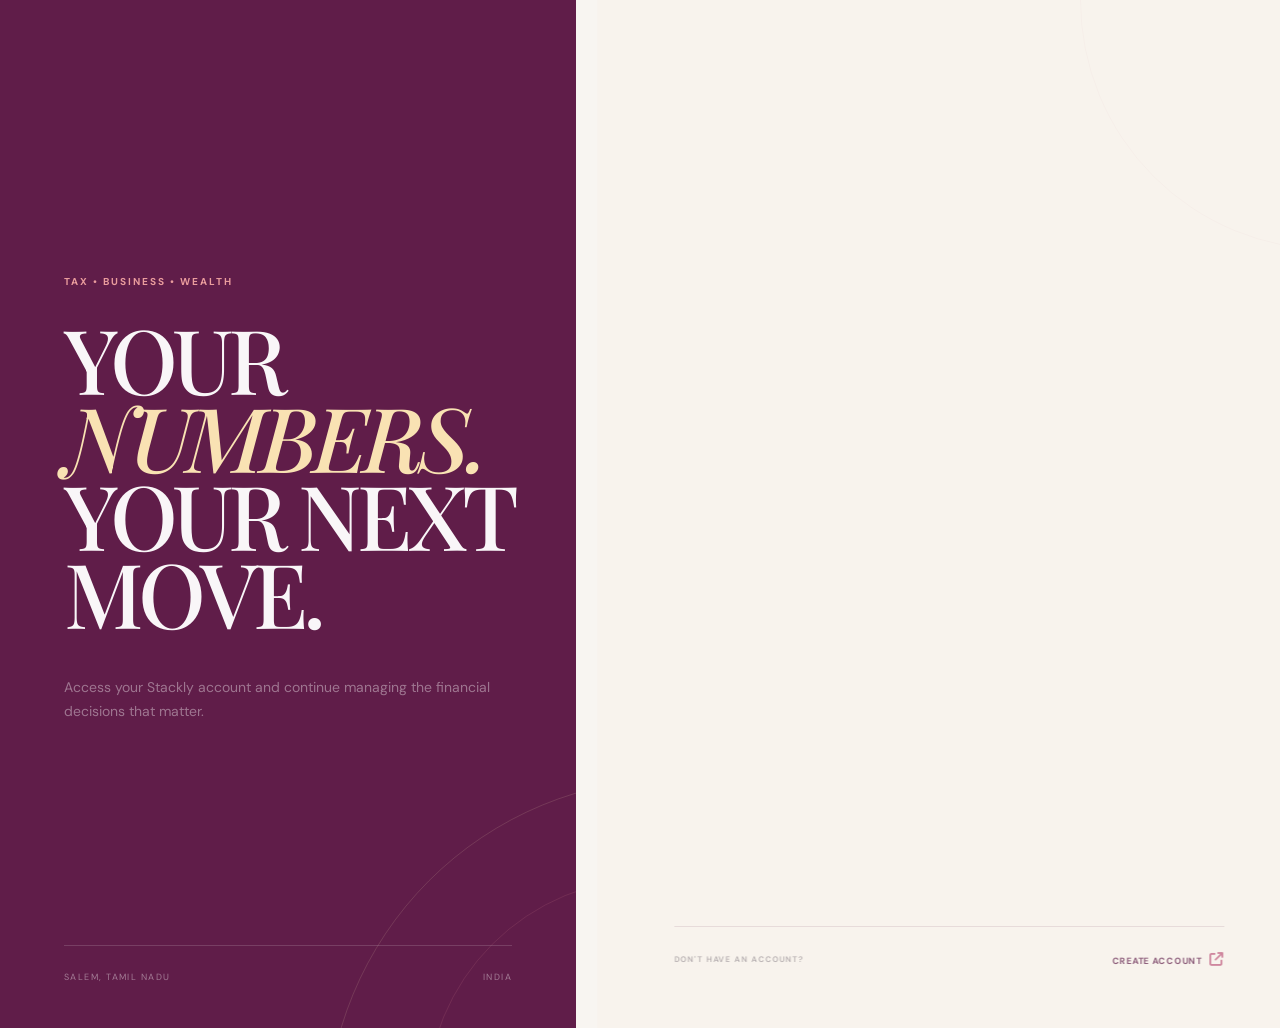
<file: html/login.html>
<!DOCTYPE html>
<html lang="en">
<head>
  <meta charset="UTF-8" />
  <meta
    name="viewport"
    content="width=device-width, initial-scale=1.0"
  />

  <title>Login — Stackly</title>

  <meta
    name="description"
    content="Login to your Stackly account."
  />

  <link rel="preconnect" href="https://fonts.googleapis.com" />
  <link
    rel="preconnect"
    href="https://fonts.gstatic.com"
    crossorigin
  />

  <link
    href="https://fonts.googleapis.com/css2?family=DM+Sans:wght@400;500;600;700&family=Playfair+Display:ital,wght@0,500;0,600;1,500;1,600&display=swap"
    rel="stylesheet"
  />

  <link rel="stylesheet" href="https://cdnjs.cloudflare.com/ajax/libs/font-awesome/6.5.1/css/all.min.css" />
  <link rel="stylesheet" href="../css/login.css" />
  <link rel="stylesheet" href="../global.css" />
</head>

<body>

  <!-- =====================================================
       PAGE
  ====================================================== -->

  <main class="auth-page">

    <!-- Decorative background -->
    <div class="background-shape background-shape-one"></div>
    <div class="background-shape background-shape-two"></div>

    <!-- ===================================================
         LEFT BRAND PANEL
    ==================================================== -->

    <section class="auth-brand">




      <div class="brand-content">

        <span class="brand-eyebrow">
          TAX • BUSINESS • WEALTH
        </span>

        <h1>
          YOUR
          <em>NUMBERS.</em>
          YOUR
          NEXT MOVE.
        </h1>

        <p>
          Access your Stackly account and continue
          managing the financial decisions that matter.
        </p>

      </div>


      <div class="brand-footer">

        <span>
          SALEM, TAMIL NADU
        </span>

        <span>
          INDIA
        </span>

      </div>

    </section>


    <!-- ===================================================
         RIGHT LOGIN PANEL
    ==================================================== -->

    <section class="auth-panel">

      <div class="auth-container">

        <div class="auth-top">

          <a href="../index.html" class="back-home-chip">
            <svg width="14" height="14" viewBox="0 0 24 24" fill="none" stroke="currentColor" stroke-width="2" stroke-linecap="round" stroke-linejoin="round">
              <path d="M19 12H5M12 19l-7-7 7-7"/>
            </svg>
            <span>Back to Home</span>
          </a>

          <a href="../index.html" class="auth-logo" aria-label="Tax Consultancy Home">
            <img src="../logo.webp" alt="Tax Consultancy Logo" class="auth-logo-img">
          </a>

          <span class="auth-question">
            New here?
            <a href="signup.html">
              Create account
            </a>
          </span>

        </div>


        <!-- Heading -->

        <div class="auth-heading">

          <span class="auth-eyebrow">
            WELCOME BACK
          </span>

          <h2>
            HELLO
            <em>AGAIN.</em>
          </h2>

          <p>
            Enter your details to continue.
          </p>

        </div>


        <!-- =================================================
             LOGIN FORM
        ================================================== -->

        <form
          id="loginForm"
          class="auth-form"
          novalidate
        >

          <!-- EMAIL -->

          <div class="form-field">

            <label for="loginEmail">
              EMAIL ADDRESS
            </label>

            <div class="input-wrapper">

              <input
                type="email"
                id="loginEmail"
                name="email"
                placeholder="Saraah@gmail.com"
                autocomplete="username"
                autocapitalize="none"
                spellcheck="false"
                required
              />

            </div>

            <span
              class="field-error"
              id="emailError"
            ></span>

          </div>


          <!-- PASSWORD -->

          <div class="form-field">

            <div class="label-row">

              <label for="loginPassword">
                PASSWORD
              </label>

              <a
                href="../404.html"
                class="forgot-link"
              >
                Forgot password?
              </a>

            </div>


            <div class="input-wrapper password-wrapper">

              <input
                type="password"
                id="loginPassword"
                name="password"
                placeholder="Enter your password"
                autocomplete="current-password"
                required
              />

              <button
                type="button"
                class="password-toggle"
                id="passwordToggle"
                aria-label="Show password"
              >
                <svg
                  class="eye-icon eye-open"
                  viewBox="0 0 24 24"
                  aria-hidden="true"
                >
                  <path
                    d="M2 12s3.5-6 10-6 10 6 10 6-3.5 6-10 6S2 12 2 12Z"
                  />
                  <circle
                    cx="12"
                    cy="12"
                    r="3"
                  />
                </svg>

                <svg
                  class="eye-icon eye-closed"
                  viewBox="0 0 24 24"
                  aria-hidden="true"
                >
                  <path
                    d="M3 3l18 18"
                  />
                  <path
                    d="M10.6 6.2A9.9 9.9 0 0 1 12 6c6.5 0 10 6 10 6a18 18 0 0 1-3.2 3.7"
                  />
                  <path
                    d="M6.2 6.2C3.5 8 2 12 2 12s3.5 6 10 6c1.4 0 2.6-.3 3.7-.8"
                  />
                  <path
                    d="M9.9 9.9a3 3 0 0 0 4.2 4.2"
                  />
                </svg>
              </button>

            </div>

            <span
              class="field-error"
              id="passwordError"
            ></span>

          </div>





          <!-- ROLE -->

          <div class="form-field">

            <label>
              LOGIN AS
            </label>


            <div
              class="custom-select"
              id="roleSelect"
            >

              <button
                type="button"
                class="custom-select-trigger"
                id="roleTrigger"
                aria-haspopup="listbox"
                aria-expanded="false"
              >

                <span
                  id="selectedRole"
                  class="selected-placeholder"
                >
                  Select your role
                </span>

                <span class="select-arrow">
                  <i class='fa-solid fa-arrow-down'></i>
                </span>

              </button>


              <div
                class="custom-select-menu"
                id="roleMenu"
                role="listbox"
              >

                <div
                  class="role-option"
                  data-value="user"
                  role="option"
                  tabindex="0"
                >
                  <span class="role-number">
                    01
                  </span>

                  <span class="role-name">
                    User
                  </span>

                  <span class="role-description">
                    Personal account
                  </span>
                </div>


                <div
                  class="role-option"
                  data-value="admin"
                  role="option"
                  tabindex="0"
                >
                  <span class="role-number">
                    02
                  </span>

                  <span class="role-name">
                    Admin
                  </span>

                  <span class="role-description">
                    Administration
                  </span>
                </div>

              </div>

            </div>

            <input
              type="hidden"
              id="selectedRoleValue"
              name="role"
            />

            <span
              class="field-error"
              id="roleError"
            ></span>

          </div>

                    <!-- REMEMBER ME -->

          <div class="remember-field">

            <label class="remember-label" for="rememberMe">

              <input
                type="checkbox"
                id="rememberMe"
                name="remember"
                class="remember-checkbox"
              />

              <span class="custom-checkbox" aria-hidden="true">
                <svg viewBox="0 0 24 24" class="check-icon">
                  <polyline points="20 6 9 17 4 12"></polyline>
                </svg>
              </span>

              <span class="remember-text">Remember me</span>

            </label>

          </div>


          <!-- LOGIN BUTTON -->

          <button
            type="submit"
            class="login-button"
            id="loginButton"
          >

            <span>
              Login
            </span>

            <strong>
              <i class='fa-solid fa-arrow-up-right-from-square'></i>
            </strong>

          </button>


          <!-- FORM MESSAGE -->

          <div
            class="form-message"
            id="formMessage"
            aria-live="polite"
          ></div>

        </form>


        <!-- =================================================
             SOCIAL LOGIN
        ================================================== -->

        <div class="social-section">

          <div class="social-divider">
            <span></span>
            <p>OR CONTINUE WITH</p>
            <span></span>
          </div>


          <div class="social-buttons">

            <a
              href="../404.html"
              class="social-button"
            >

              <span class="social-icon google-icon">
                G
              </span>

              <span>
                Google
              </span>

              <strong>
                <i class='fa-solid fa-arrow-up-right-from-square'></i>
              </strong>

            </a>


            <a
              href="../404.html"
              class="social-button"
            >

              <span class="social-icon linkedin-icon">
                in
              </span>

              <span>
                LinkedIn
              </span>

              <strong>
                <i class='fa-solid fa-arrow-up-right-from-square'></i>
              </strong>

            </a>

          </div>

        </div>


        <!-- SIGNUP -->

        <div class="signup-prompt">

          <span>
            DON'T HAVE AN ACCOUNT?
          </span>

          <a href="signup.html">
            CREATE ACCOUNT
            <strong><i class='fa-solid fa-arrow-up-right-from-square'></i></strong>
          </a>

        </div>

      </div>

    </section>

  </main>


  <!-- =====================================================
       GSAP
  ====================================================== -->

  <script src="https://cdnjs.cloudflare.com/ajax/libs/gsap/3.12.5/gsap.min.js"></script>


  <script>

    /* =====================================================
       ELEMENTS
    ====================================================== */

    const loginForm =
      document.getElementById("loginForm");

    const emailInput =
      document.getElementById("loginEmail");

    const passwordInput =
      document.getElementById("loginPassword");

    const passwordToggle =
      document.getElementById("passwordToggle");

    const roleSelect =
      document.getElementById("roleSelect");

    const roleTrigger =
      document.getElementById("roleTrigger");

    const roleMenu =
      document.getElementById("roleMenu");

    const selectedRole =
      document.getElementById("selectedRole");

    const selectedRoleValue =
      document.getElementById("selectedRoleValue");

    const formMessage =
      document.getElementById("formMessage");

    const loginButton =
      document.getElementById("loginButton");


    /* =====================================================
       PASSWORD TOGGLE
    ====================================================== */

    passwordToggle.addEventListener("click", () => {

      const isPassword =
        passwordInput.type === "password";

      passwordInput.type =
        isPassword ? "text" : "password";

      passwordToggle.classList.toggle(
        "is-visible",
        isPassword
      );

      passwordToggle.setAttribute(
        "aria-label",
        isPassword
          ? "Hide password"
          : "Show password"
      );

    });


    /* =====================================================
       CUSTOM ROLE DROPDOWN
    ====================================================== */

    function toggleRoleMenu() {

      const isOpen =
        roleSelect.classList.contains("open");

      if (isOpen) {

        closeRoleMenu();

      } else {

        openRoleMenu();

      }

    }


    function openRoleMenu() {

      roleSelect.classList.add("open");
      const parentField = roleSelect.closest(".form-field");
      if (parentField) parentField.classList.add("is-open");

      roleTrigger.setAttribute(
        "aria-expanded",
        "true"
      );

    }


    function closeRoleMenu() {

      roleSelect.classList.remove("open");
      const parentField = roleSelect.closest(".form-field");
      if (parentField) parentField.classList.remove("is-open");

      roleTrigger.setAttribute(
        "aria-expanded",
        "false"
      );

    }


    roleTrigger.addEventListener(
      "click",
      toggleRoleMenu
    );


    document.querySelectorAll(
      ".role-option"
    ).forEach(option => {

      option.addEventListener(
        "click",
        () => {

          const value =
            option.dataset.value;

          const name =
            option.querySelector(
              ".role-name"
            ).textContent.trim();

          selectedRole.textContent =
            name;

          selectedRole.classList.remove(
            "selected-placeholder"
          );

          selectedRole.classList.add(
            "selected-value"
          );

          selectedRoleValue.value =
            value;

          document.querySelectorAll(
            ".role-option"
          ).forEach(item => {
            item.classList.remove(
              "selected"
            );
          });

          option.classList.add(
            "selected"
          );

          closeRoleMenu();

          clearError(
            document.getElementById(
              "roleError"
            )
          );

        }
      );


      option.addEventListener(
        "keydown",
        event => {

          if (
            event.key === "Enter" ||
            event.key === " "
          ) {

            event.preventDefault();

            option.click();

          }

        }
      );

    });


    /* Close dropdown outside */

    document.addEventListener(
      "click",
      event => {

        if (
          !roleSelect.contains(event.target)
        ) {

          closeRoleMenu();

        }

      }
    );


    /* =====================================================
       VALIDATION
    ====================================================== */

    function showError(
      element,
      message
    ) {

      element.textContent =
        message;

      element.classList.add("show");

    }


    function clearError(element) {

      element.textContent = "";

      element.classList.remove("show");

    }


    function validateEmail(email) {

      return /^[^\s@]+@[^\s@]+\.[^\s@]+$/
        .test(email);

    }


    function validateForm() {

      let valid = true;

      const emailError =
        document.getElementById(
          "emailError"
        );

      const passwordError =
        document.getElementById(
          "passwordError"
        );

      const roleError =
        document.getElementById(
          "roleError"
        );


      clearError(emailError);
      clearError(passwordError);
      clearError(roleError);


      /* Email */

      if (!emailInput.value.trim()) {

        showError(
          emailError,
          "Please enter your email address."
        );

        valid = false;

      } else if (
        !validateEmail(
          emailInput.value.trim()
        )
      ) {

        showError(
          emailError,
          "Please enter a valid email address."
        );

        valid = false;

      }


      /* Password */

      if (!passwordInput.value) {

        showError(
          passwordError,
          "Please enter your password."
        );

        valid = false;

      } else if (
        passwordInput.value.length < 6
      ) {

        showError(
          passwordError,
          "Password must contain at least 6 characters."
        );

        valid = false;

      }


      /* Role */

      if (!selectedRoleValue.value) {

        showError(
          roleError,
          "Please select a role."
        );

        valid = false;

      }


      return valid;

    }


    /* =====================================================
       LOGIN
    ====================================================== */

    loginForm.addEventListener(
      "submit",
      event => {

        event.preventDefault();


        if (!validateForm()) {

          gsap.fromTo(
            ".auth-form",
            {
              x: -5
            },
            {
              x: 5,
              duration: 0.06,
              repeat: 5,
              yoyo: true,
              clearProps: "x"
            }
          );

          return;

        }


        const email =
          emailInput.value.trim();

        const role =
          selectedRoleValue.value;


        /*
          Extract username.

          Saraah@gmail.com
                    <i class='fa-solid fa-arrow-down'></i>
          Saraah
        */

        const username =
          email
            .split("@")[0]
            .trim();


        /*
          Store information so the dashboard
          can display:

          Hello Saraah

          and use the email for mail-to.
        */

        localStorage.setItem(
          "stacklyUserEmail",
          email
        );

        localStorage.setItem(
          "stacklyUsername",
          username
        );

        localStorage.setItem(
          "stacklyUserRole",
          role
        );


        /* Button animation */

        loginButton.classList.add(
          "loading"
        );

        loginButton.querySelector(
          "span"
        ).textContent = "Signing in...";


          setTimeout(() => {
            const target = (role === "admin") ? "admin.html" : "user.html";
            resetFormState();
            window.location.href = target;
          }, 700);

        }
      );


    /* =====================================================
       RESET FORM ON BACK / LOAD
    ====================================================== */

    function resetFormState() {
      if (loginForm) {
        loginForm.reset();
      }

      if (emailInput) emailInput.value = "";
      if (passwordInput) passwordInput.value = "";

      const rememberMe = document.getElementById("rememberMe");
      if (rememberMe) rememberMe.checked = false;

      if (selectedRoleValue) selectedRoleValue.value = "";
      if (selectedRole) {
        selectedRole.textContent = "Select your role";
        selectedRole.classList.remove("selected-value");
        selectedRole.classList.add("selected-placeholder");
      }

      if (roleSelect) {
        roleSelect.classList.remove("open");
        const parentField = roleSelect.closest(".form-field");
        if (parentField) parentField.classList.remove("is-open");
      }

      document.querySelectorAll(".role-option").forEach(item => {
        item.classList.remove("selected");
      });

      document.querySelectorAll(".field-error").forEach(el => {
        el.textContent = "";
        el.classList.remove("show");
      });

      if (formMessage) {
        formMessage.textContent = "";
        formMessage.className = "form-message";
      }

      if (loginButton) {
        loginButton.classList.remove("loading");
        loginButton.disabled = false;
        const span = loginButton.querySelector("span");
        if (span) span.textContent = "Login";
        const strong = loginButton.querySelector("strong");
        if (strong) strong.innerHTML = "<i class='fa-solid fa-arrow-up-right-from-square'></i>";
      }
    }

    window.addEventListener("pageshow", () => {
      resetFormState();
    });


    /* =====================================================
       INPUT ERROR CLEAR
    ====================================================== */

    emailInput.addEventListener(
      "input",
      () => {

        clearError(
          document.getElementById(
            "emailError"
          )
        );

      }
    );


    passwordInput.addEventListener(
      "input",
      () => {

        clearError(
          document.getElementById(
            "passwordError"
          )
        );

      }
    );


    /* =====================================================
       GSAP PAGE ENTRANCE
    ====================================================== */

    const pageTimeline =
      gsap.timeline({
        defaults: {
          ease: "power3.out"
        }
      });


    pageTimeline
      .from(".auth-brand", {
        x: -80,
        opacity: 0,
        duration: 1.1
      })
      .from(
        ".brand-logo",
        {
          y: -20,
          opacity: 0,
          duration: 0.7
        },
        "-=0.6"
      )
      .from(
        ".brand-eyebrow",
        {
          y: 20,
          opacity: 0,
          duration: 0.6
        },
        "-=0.4"
      )
      .from(
        ".brand-content h1",
        {
          y: 70,
          opacity: 0,
          duration: 1
        },
        "-=0.4"
      )
      .from(
        ".brand-content p",
        {
          y: 25,
          opacity: 0,
          duration: 0.7
        },
        "-=0.6"
      )
      .from(
        ".auth-panel",
        {
          x: 70,
          opacity: 0,
          duration: 1
        },
        "-=0.8"
      )
      .from(
        ".auth-top",
        {
          y: 20,
          opacity: 0,
          duration: 0.5
        },
        "-=0.6"
      )
      .from(
        ".auth-heading > *",
        {
          y: 30,
          opacity: 0,
          duration: 0.6,
          stagger: 0.1
        },
        "-=0.3"
      )
      .from(
        ".form-field, .remember-field",
        {
          y: 25,
          opacity: 0,
          duration: 0.5,
          stagger: 0.08
        },
        "-=0.3"
      )
      .from(
        ".login-button",
        {
          y: 20,
          opacity: 0,
          duration: 0.6
        },
        "-=0.2"
      )
      .from(
        ".social-section",
        {
          y: 20,
          opacity: 0,
          duration: 0.6
        },
        "-=0.3"
      );


    /* =====================================================
       REDUCED MOTION
    ====================================================== */

    if (
      window.matchMedia(
        "(prefers-reduced-motion: reduce)"
      ).matches
    ) {

      gsap.globalTimeline.clear();

    }

  </script>

</body>
</html>
</file>
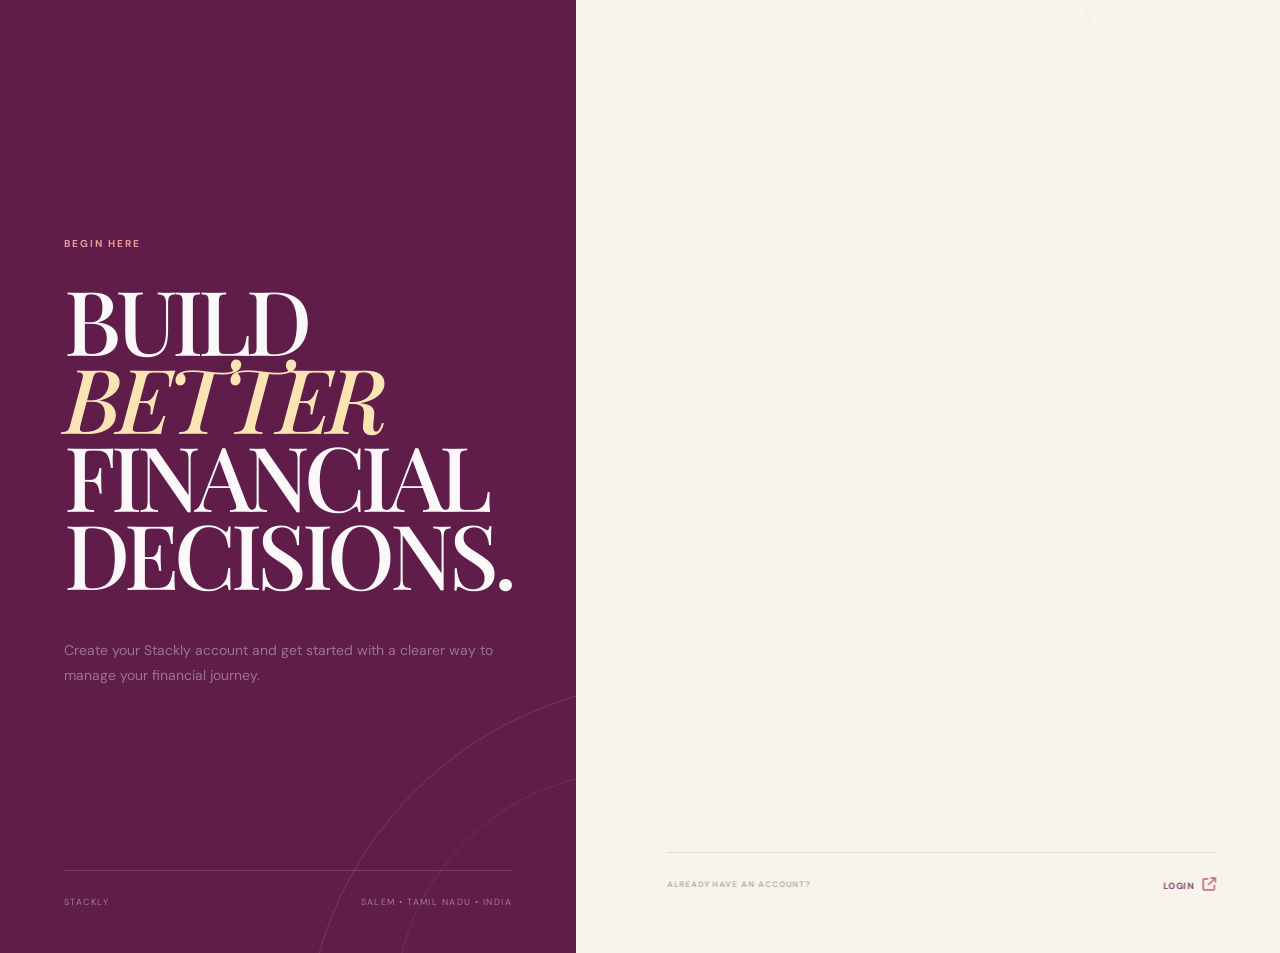
<file: html/signup.html>
<!DOCTYPE html>
<html lang="en">
<head>

  <meta charset="UTF-8" />

  <meta
    name="viewport"
    content="width=device-width, initial-scale=1.0"
  />

  <title>Create Account — Stackly</title>

  <meta
    name="description"
    content="Create your Stackly account."
  />

  <link rel="preconnect" href="https://fonts.googleapis.com" />

  <link
    rel="preconnect"
    href="https://fonts.gstatic.com"
    crossorigin
  />

  <link
    href="https://fonts.googleapis.com/css2?family=DM+Sans:wght@400;500;600;700&family=Playfair+Display:ital,wght@0,500;0,600;1,500;1,600&display=swap"
    rel="stylesheet"
  />

  <link rel="stylesheet" href="https://cdnjs.cloudflare.com/ajax/libs/font-awesome/6.5.1/css/all.min.css" />
  <link rel="stylesheet" href="../css/signup.css" />

</head>

<body>


  <!-- =====================================================
       PAGE
  ====================================================== -->

  <main class="signup-page">

    <div class="signup-decoration decoration-one"></div>
    <div class="signup-decoration decoration-two"></div>


    <!-- ===================================================
         LEFT
    ==================================================== -->

    <section class="signup-brand">

      <div class="brand-content">

        <span class="brand-eyebrow">
          BEGIN HERE
        </span>

        <h1>
          BUILD
          <em>BETTER</em>
          FINANCIAL
          DECISIONS.
        </h1>

        <p>
          Create your Stackly account and get
          started with a clearer way to manage
          your financial journey.
        </p>

      </div>


      <div class="brand-footer">

        <span>
          STACKLY
        </span>

        <span>
          SALEM • TAMIL NADU • INDIA
        </span>

      </div>

    </section>


    <!-- ===================================================
         FORM
    ==================================================== -->

    <section class="signup-panel">

      <div class="signup-container">


        <div class="signup-top">

          <a href="../index.html" class="back-home-chip">
            <svg width="14" height="14" viewBox="0 0 24 24" fill="none" stroke="currentColor" stroke-width="2" stroke-linecap="round" stroke-linejoin="round">
              <path d="M19 12H5M12 19l-7-7 7-7"/>
            </svg>
            <span>Back to Home</span>
          </a>

          <a href="../index.html" class="auth-logo" aria-label="Tax Consultancy Home">
            <img src="../logo.webp" alt="Tax Consultancy Logo" class="auth-logo-img">
          </a>

          <p>
            Already registered?
            <a href="login.html">
              Login
            </a>
          </p>

        </div>


        <!-- HEADING -->

        <div class="signup-heading">

          <span>
            CREATE YOUR ACCOUNT
          </span>

          <h2>
            LET'S
            <em>BEGIN.</em>
          </h2>

          <p>
            A few details and you're ready to go.
          </p>

        </div>


        <!-- =================================================
             SIGNUP FORM
        ================================================== -->

        <form
          id="signupForm"
          class="signup-form"
          novalidate
        >


          <!-- EMAIL -->

          <div class="form-field">

            <label for="signupEmail">
              EMAIL ADDRESS
            </label>

            <input
              type="email"
              id="signupEmail"
              name="email"
              placeholder="Saraah@gmail.com"
              autocomplete="email"
              autocapitalize="none"
              spellcheck="false"
              required
            />

            <span
              class="field-error"
              id="signupEmailError"
            ></span>

          </div>


          <!-- PASSWORD -->

          <div class="form-field">

            <label for="signupPassword">
              PASSWORD
            </label>

            <div class="password-wrapper">

              <input
                type="password"
                id="signupPassword"
                name="password"
                placeholder="Create a password"
                autocomplete="new-password"
                required
              />

              <button
                type="button"
                class="password-toggle"
                id="signupPasswordToggle"
                aria-label="Show password"
              >

                <svg
                  class="eye-icon eye-open"
                  viewBox="0 0 24 24"
                  aria-hidden="true"
                >

                  <path
                    d="M2 12s3.5-6 10-6 10 6 10 6-3.5 6-10 6S2 12 2 12Z"
                  />

                  <circle
                    cx="12"
                    cy="12"
                    r="3"
                  />

                </svg>


                <svg
                  class="eye-icon eye-closed"
                  viewBox="0 0 24 24"
                  aria-hidden="true"
                >

                  <path d="M3 3l18 18" />

                  <path
                    d="M10.6 6.2A9.9 9.9 0 0 1 12 6c6.5 0 10 6 10 6a18 18 0 0 1-3.2 3.7"
                  />

                  <path
                    d="M6.2 6.2C3.5 8 2 12 2 12s3.5 6 10 6c1.4 0 2.6-.3 3.7-.8"
                  />

                  <path
                    d="M9.9 9.9a3 3 0 0 0 4.2 4.2"
                  />

                </svg>

              </button>

            </div>

            <span
              class="field-error"
              id="signupPasswordError"
            ></span>

          </div>


          <!-- CONFIRM PASSWORD -->

          <div class="form-field">

            <label for="confirmPassword">
              CONFIRM PASSWORD
            </label>

            <div class="password-wrapper">

              <input
                type="password"
                id="confirmPassword"
                name="confirmPassword"
                placeholder="Enter your password again"
                autocomplete="new-password"
                required
              />

              <button
                type="button"
                class="password-toggle"
                id="confirmPasswordToggle"
                aria-label="Show password"
              >

                <svg
                  class="eye-icon eye-open"
                  viewBox="0 0 24 24"
                  aria-hidden="true"
                >

                  <path
                    d="M2 12s3.5-6 10-6 10 6 10 6-3.5 6-10 6S2 12 2 12Z"
                  />

                  <circle
                    cx="12"
                    cy="12"
                    r="3"
                  />

                </svg>


                <svg
                  class="eye-icon eye-closed"
                  viewBox="0 0 24 24"
                  aria-hidden="true"
                >

                  <path d="M3 3l18 18" />

                  <path
                    d="M10.6 6.2A9.9 9.9 0 0 1 12 6c6.5 0 10 6 10 6a18 18 0 0 1-3.2 3.7"
                  />

                  <path
                    d="M6.2 6.2C3.5 8 2 12 2 12s3.5 6 10 6c1.4 0 2.6-.3 3.7-.8"
                  />

                  <path
                    d="M9.9 9.9a3 3 0 0 0 4.2 4.2"
                  />

                </svg>

              </button>

            </div>

            <span
              class="field-error"
              id="confirmPasswordError"
            ></span>

          </div>


          <!-- ROLE -->

          <div class="form-field">

            <label>
              ACCOUNT ROLE
            </label>


            <div
              class="custom-select"
              id="signupRoleSelect"
            >

              <button
                type="button"
                class="custom-select-trigger"
                id="signupRoleTrigger"
                aria-haspopup="listbox"
                aria-expanded="false"
              >

                <span
                  id="signupSelectedRole"
                  class="selected-placeholder"
                >
                  Select your role
                </span>

                <span class="select-arrow">
                  <i class='fa-solid fa-arrow-down'></i>
                </span>

              </button>


              <div
                class="custom-select-menu"
                id="signupRoleMenu"
                role="listbox"
              >

                <div
                  class="role-option"
                  data-value="user"
                  role="option"
                  tabindex="0"
                >

                  <span class="role-number">
                    01
                  </span>

                  <span class="role-name">
                    User
                  </span>

                  <span class="role-description">
                    Personal account
                  </span>

                </div>


                <div
                  class="role-option"
                  data-value="admin"
                  role="option"
                  tabindex="0"
                >

                  <span class="role-number">
                    02
                  </span>

                  <span class="role-name">
                    Admin
                  </span>

                  <span class="role-description">
                    Administration
                  </span>

                </div>

              </div>

            </div>


            <input
              type="hidden"
              id="signupRoleValue"
              name="role"
            />

            <span
              class="field-error"
              id="signupRoleError"
            ></span>

          </div>


          <!-- BUTTON -->

          <button
            type="submit"
            class="signup-button"
            id="signupButton"
          >

            <span>
              Create Account
            </span>

            <strong>
              <i class='fa-solid fa-arrow-up-right-from-square'></i>
            </strong>

          </button>


          <div
            class="signup-message"
            id="signupMessage"
          ></div>

        </form>


        <!-- LOGIN -->

        <div class="login-prompt">

          <span>
            ALREADY HAVE AN ACCOUNT?
          </span>

          <a href="login.html">
            LOGIN
            <strong><i class='fa-solid fa-arrow-up-right-from-square'></i></strong>
          </a>

        </div>

      </div>

    </section>

  </main>


  <!-- =====================================================
       GSAP
  ====================================================== -->

  <script src="https://cdnjs.cloudflare.com/ajax/libs/gsap/3.12.5/gsap.min.js"></script>


  <script>

    /* =====================================================
       PASSWORD TOGGLES
    ====================================================== */

    function setupPasswordToggle(
      inputId,
      buttonId
    ) {

      const input =
        document.getElementById(inputId);

      const button =
        document.getElementById(buttonId);

      button.addEventListener(
        "click",
        () => {

          const isPassword =
            input.type === "password";

          input.type =
            isPassword
              ? "text"
              : "password";

          button.classList.toggle(
            "is-visible",
            isPassword
          );

          button.setAttribute(
            "aria-label",
            isPassword
              ? "Hide password"
              : "Show password"
          );

        }
      );

    }


    setupPasswordToggle(
      "signupPassword",
      "signupPasswordToggle"
    );


    setupPasswordToggle(
      "confirmPassword",
      "confirmPasswordToggle"
    );


    /* =====================================================
       ROLE DROPDOWN
    ====================================================== */

    const roleSelect =
      document.getElementById(
        "signupRoleSelect"
      );

    const roleTrigger =
      document.getElementById(
        "signupRoleTrigger"
      );

    const roleMenu =
      document.getElementById(
        "signupRoleMenu"
      );

    const selectedRole =
      document.getElementById(
        "signupSelectedRole"
      );

    const roleValue =
      document.getElementById(
        "signupRoleValue"
      );


    function closeRoleMenu() {

      roleSelect.classList.remove(
        "open"
      );
      const parentField = roleSelect.closest(".form-field");
      if (parentField) parentField.classList.remove("is-open");

      roleTrigger.setAttribute(
        "aria-expanded",
        "false"
      );

    }


    roleTrigger.addEventListener(
      "click",
      () => {

        const open =
          roleSelect.classList.contains(
            "open"
          );

        if (open) {

          closeRoleMenu();

        } else {

          roleSelect.classList.add(
            "open"
          );
          const parentField = roleSelect.closest(".form-field");
          if (parentField) parentField.classList.add("is-open");

          roleTrigger.setAttribute(
            "aria-expanded",
            "true"
          );

        }

      }
    );


    document.querySelectorAll(
      "#signupRoleMenu .role-option"
    ).forEach(option => {

      option.addEventListener(
        "click",
        () => {

          const value =
            option.dataset.value;

          const name =
            option.querySelector(
              ".role-name"
            ).textContent.trim();

          selectedRole.textContent =
            name;

          selectedRole.classList.remove(
            "selected-placeholder"
          );

          selectedRole.classList.add(
            "selected-value"
          );

          roleValue.value =
            value;

          document.querySelectorAll(
            "#signupRoleMenu .role-option"
          ).forEach(item => {

            item.classList.remove(
              "selected"
            );

          });

          option.classList.add(
            "selected"
          );

          closeRoleMenu();

          clearError(
            document.getElementById(
              "signupRoleError"
            )
          );

        }
      );

    });


    document.addEventListener(
      "click",
      event => {

        if (
          !roleSelect.contains(
            event.target
          )
        ) {

          closeRoleMenu();

        }

      }
    );


    /* =====================================================
       VALIDATION
    ====================================================== */

    function showError(
      element,
      message
    ) {

      element.textContent =
        message;

      element.classList.add(
        "show"
      );

    }


    function clearError(element) {

      element.textContent = "";

      element.classList.remove(
        "show"
      );

    }


    function validEmail(email) {

      return /^[^\s@]+@[^\s@]+\.[^\s@]+$/
        .test(email);

    }


    const signupForm =
      document.getElementById(
        "signupForm"
      );


    signupForm.addEventListener(
      "submit",
      event => {

        event.preventDefault();


        const email =
          document.getElementById(
            "signupEmail"
          );

        const password =
          document.getElementById(
            "signupPassword"
          );

        const confirmPassword =
          document.getElementById(
            "confirmPassword"
          );


        const emailError =
          document.getElementById(
            "signupEmailError"
          );

        const passwordError =
          document.getElementById(
            "signupPasswordError"
          );

        const confirmError =
          document.getElementById(
            "confirmPasswordError"
          );

        const roleError =
          document.getElementById(
            "signupRoleError"
          );


        clearError(emailError);
        clearError(passwordError);
        clearError(confirmError);
        clearError(roleError);


        let valid = true;


        /* EMAIL */

        if (!email.value.trim()) {

          showError(
            emailError,
            "Please enter your email address."
          );

          valid = false;

        } else if (
          !validEmail(
            email.value.trim()
          )
        ) {

          showError(
            emailError,
            "Please enter a valid email address."
          );

          valid = false;

        }


        /* PASSWORD */

        if (!password.value) {

          showError(
            passwordError,
            "Please create a password."
          );

          valid = false;

        } else if (
          password.value.length < 6
        ) {

          showError(
            passwordError,
            "Password must contain at least 6 characters."
          );

          valid = false;

        }


        /* CONFIRM */

        if (!confirmPassword.value) {

          showError(
            confirmError,
            "Please confirm your password."
          );

          valid = false;

        } else if (
          confirmPassword.value !==
          password.value
        ) {

          showError(
            confirmError,
            "Passwords do not match."
          );

          valid = false;

        }


        /* ROLE */

        if (!roleValue.value) {

          showError(
            roleError,
            "Please select a role."
          );

          valid = false;

        }


        if (!valid) {

          gsap.fromTo(
            ".signup-form",
            {
              x: -5
            },
            {
              x: 5,
              duration: 0.06,
              repeat: 5,
              yoyo: true,
              clearProps: "x"
            }
          );

          return;

        }


        /* =================================================
           SUCCESS

           As requested, signup does NOT store anything.
        ================================================== */

        const button =
          document.getElementById(
            "signupButton"
          );

        button.classList.add(
          "success"
        );

        button.querySelector(
          "span"
        ).textContent =
          "Account Created";

        button.querySelector(
          "strong"
        ).textContent =
          "✓";


        const message =
          document.getElementById(
            "signupMessage"
          );

        message.textContent =
          "Your account has been created. Redirecting to login...";

        message.classList.add(
          "show"
        );


        setTimeout(() => {
          resetSignupFormState();
          window.location.href = "login.html";
        }, 900);

      }
    );


    /* =====================================================
       RESET FORM ON BACK / LOAD
    ====================================================== */

    function resetSignupFormState() {
      const signupForm = document.getElementById("signupForm");
      if (signupForm) signupForm.reset();

      const inputIds = ["signupEmail", "signupPassword", "confirmPassword", "signupRoleValue"];
      inputIds.forEach(id => {
        const el = document.getElementById(id);
        if (el) el.value = "";
      });

      const selectedRole = document.getElementById("signupSelectedRole");
      if (selectedRole) {
        selectedRole.textContent = "Select your role";
        selectedRole.classList.remove("selected-value");
        selectedRole.classList.add("selected-placeholder");
      }

      const roleSelect = document.getElementById("signupRoleSelect");
      if (roleSelect) {
        roleSelect.classList.remove("open");
        const parentField = roleSelect.closest(".form-field");
        if (parentField) parentField.classList.remove("is-open");
      }

      document.querySelectorAll(".role-option").forEach(item => {
        item.classList.remove("selected");
      });

      document.querySelectorAll(".field-error").forEach(el => {
        el.textContent = "";
        el.classList.remove("show");
      });

      const msg = document.getElementById("signupMessage");
      if (msg) {
        msg.textContent = "";
        msg.classList.remove("show");
      }

      const button = document.getElementById("signupButton");
      if (button) {
        button.classList.remove("success", "loading");
        button.disabled = false;
        const span = button.querySelector("span");
        if (span) span.textContent = "Create Account";
        const strong = button.querySelector("strong");
        if (strong) strong.innerHTML = "<i class='fa-solid fa-arrow-up-right-from-square'></i>";
      }
    }

    window.addEventListener("pageshow", () => {
      resetSignupFormState();
    });


    /* =====================================================
       CLEAR VALIDATION WHILE TYPING
    ====================================================== */

    document.getElementById(
      "signupEmail"
    ).addEventListener(
      "input",
      () => {

        clearError(
          document.getElementById(
            "signupEmailError"
          )
        );

      }
    );


    document.getElementById(
      "signupPassword"
    ).addEventListener(
      "input",
      () => {

        clearError(
          document.getElementById(
            "signupPasswordError"
          )
        );

      }
    );


    document.getElementById(
      "confirmPassword"
    ).addEventListener(
      "input",
      () => {

        clearError(
          document.getElementById(
            "confirmPasswordError"
          )
        );

      }
    );


    /* =====================================================
       GSAP ENTRANCE
    ====================================================== */

    const timeline =
      gsap.timeline({
        defaults: {
          ease: "power3.out"
        }
      });


    timeline
      .from(
        ".signup-brand",
        {
          x: -80,
          opacity: 0,
          duration: 1.1
        }
      )
      .from(
        ".brand-logo",
        {
          y: -20,
          opacity: 0,
          duration: 0.6
        },
        "-=0.6"
      )
      .from(
        ".brand-eyebrow",
        {
          y: 20,
          opacity: 0,
          duration: 0.5
        },
        "-=0.4"
      )
      .from(
        ".brand-content h1",
        {
          y: 60,
          opacity: 0,
          duration: 0.9
        },
        "-=0.3"
      )
      .from(
        ".brand-content p",
        {
          y: 25,
          opacity: 0,
          duration: 0.6
        },
        "-=0.5"
      )
      .from(
        ".signup-panel",
        {
          x: 70,
          opacity: 0,
          duration: 1
        },
        "-=0.8"
      )
      .from(
        ".signup-top",
        {
          y: 20,
          opacity: 0,
          duration: 0.5
        },
        "-=0.6"
      )
      .from(
        ".signup-heading > *",
        {
          y: 25,
          opacity: 0,
          duration: 0.5,
          stagger: 0.1
        },
        "-=0.3"
      )
      .from(
        ".form-field",
        {
          y: 20,
          opacity: 0,
          duration: 0.45,
          stagger: 0.07
        },
        "-=0.2"
      )
      .from(
        ".signup-button",
        {
          y: 20,
          opacity: 0,
          duration: 0.5
        },
        "-=0.1"
      );


    /* =====================================================
       REDUCED MOTION
    ====================================================== */

    if (
      window.matchMedia(
        "(prefers-reduced-motion: reduce)"
      ).matches
    ) {

      gsap.globalTimeline.clear();

    }

  </script>

</body>
</html>
</file>
<file: css/login.css>
/* =========================================================
   RESET
========================================================= */

* {
  margin: 0;
  padding: 0;
  box-sizing: border-box;
}

html {
  scroll-behavior: smooth;
}

body {
  min-height: 100vh;

  font-family: "DM Sans", sans-serif;

  background: #f8f3eb;

  color: #241b22;

  overflow-x: hidden;
}

a {
  color: inherit;
  text-decoration: none;
}

button,
input {
  font: inherit;
}


/* =========================================================
   VARIABLES
========================================================= */

:root {
  --wine: #601d49;
  --pink: #bd5579;
  --soft-pink: #ea9d9d;
  --cream: #ffebb8;

  --paper: #f8f3eb;
  --white: #fffaf4;

  --ink: #241b22;
  --muted: #766d72;

  --border: rgba(96, 29, 73, 0.16);

  --serif: "Playfair Display", serif;
  --sans: "DM Sans", sans-serif;
}


/* =========================================================
   PAGE
========================================================= */

.auth-page {
  min-height: 100vh;

  display: grid;

  grid-template-columns: 0.9fr 1.1fr;

  position: relative;

  overflow: hidden;
}


/* =========================================================
   BACKGROUND DECORATION
========================================================= */

.background-shape {
  position: fixed;

  border-radius: 50%;

  pointer-events: none;

  opacity: 0.5;
}

.background-shape-one {
  width: 500px;
  height: 500px;

  right: -300px;
  top: -250px;

  border: 1px solid rgba(189, 85, 121, 0.18);
}

.background-shape-two {
  width: 350px;
  height: 350px;

  left: -240px;
  bottom: -200px;

  border: 1px solid rgba(96, 29, 73, 0.12);
}


/* =========================================================
   BRAND PANEL
========================================================= */

.auth-brand {
  min-height: 100vh;

  position: relative;

  display: flex;
  flex-direction: column;

  padding: 45px 5vw;

  background: var(--wine);

  color: white;

  overflow: hidden;
}

.auth-brand::before {
  content: "";

  position: absolute;

  width: 700px;
  height: 700px;

  right: -450px;
  bottom: -450px;

  border: 1px solid rgba(255, 235, 184, 0.13);

  border-radius: 50%;
}

.auth-brand::after {
  content: "";

  position: absolute;

  width: 450px;
  height: 450px;

  right: -300px;
  bottom: -300px;

  border: 1px solid rgba(234, 157, 157, 0.12);

  border-radius: 50%;
}


/* =========================================================
   LOGO
========================================================= */

.brand-logo {
  position: relative;
  z-index: 2;

  display: inline-flex;
  align-items: center;

  gap: 11px;

  width: fit-content;

  font-weight: 700;

  letter-spacing: 0.15em;
}

.brand-mark {
  width: 38px;
  height: 38px;

  display: grid;
  place-items: center;

  border-radius: 50%;

  background: var(--cream);
  color: var(--wine);

  font-family: var(--serif);

  font-size: 21px;
}

.brand-name {
  font-size: 14px;
}


/* =========================================================
   BRAND CONTENT
========================================================= */

.brand-content {
  position: relative;
  z-index: 2;

  max-width: 650px;

  margin: auto 0;
}

.brand-eyebrow {
  display: block;

  margin-bottom: 28px;

  color: var(--soft-pink);

  font-size: 10px;
  font-weight: 700;

  letter-spacing: 0.2em;
}

.brand-content h1 {
  font-family: var(--serif);

  font-size: clamp(58px, 7vw, 105px);

  font-weight: 500;

  line-height: 0.87;

  letter-spacing: -0.055em;
}

.brand-content h1 em {
  color: var(--cream);

  font-style: italic;
}

.brand-content p {
  max-width: 430px;

  margin-top: 38px;

  color: rgba(255,255,255,0.62);

  font-size: 14px;

  line-height: 1.75;
}


/* =========================================================
   BRAND FOOTER
========================================================= */

.brand-footer {
  position: relative;
  z-index: 2;

  display: flex;
  justify-content: space-between;

  padding-top: 25px;

  border-top: 1px solid rgba(255,255,255,0.15);

  color: rgba(255,255,255,0.42);

  font-size: 9px;

  letter-spacing: 0.16em;
}


/* =========================================================
   AUTH PANEL
========================================================= */

.auth-panel {
  min-height: 100vh;

  display: flex;
  align-items: center;

  padding: 60px 6vw;

  background: var(--paper);
}

.auth-container {
  width: 100%;
  max-width: 570px;

  margin: 0 auto;
}


/* =========================================================
   AUTH TOP
========================================================= */

.auth-top {
  display: flex;
  align-items: center;
  justify-content: space-between;
  gap: 20px;
  width: 100%;
  margin-bottom: 55px;
}

.back-home-chip {
  display: inline-flex;
  align-items: center;
  gap: 8px;
  padding: 8px 18px;
  border-radius: 100px;
  border: 1px solid rgba(96, 29, 73, 0.22);
  background: rgba(255, 255, 255, 0.7);
  color: var(--wine);
  font-size: 11px;
  font-weight: 700;
  letter-spacing: 0.06em;
  text-transform: uppercase;
  white-space: nowrap;
  flex-shrink: 0;
  transition: all 0.3s cubic-bezier(0.25, 0.8, 0.25, 1);
  backdrop-filter: blur(8px);
  -webkit-backdrop-filter: blur(8px);
  text-decoration: none !important;
  border-bottom: none !important;
}

.back-home-chip:hover {
  background: var(--wine);
  color: #ffffff;
  border-color: var(--wine);
  transform: translateY(-2px);
  box-shadow: 0 4px 14px rgba(96, 29, 73, 0.18);
}

.back-home-chip svg {
  stroke: currentColor;
  transition: transform 0.3s ease;
  flex-shrink: 0;
}

.back-home-chip:hover svg {
  transform: translateX(-3px);
}

.auth-logo {
  display: inline-flex;
  align-items: center;
  justify-content: center;
  border-bottom: none !important;
  text-decoration: none !important;
  transition: transform 0.3s ease, opacity 0.3s ease;
  flex-shrink: 0;
}

.auth-logo:hover {
  transform: scale(1.06);
  opacity: 0.95;
}

.auth-logo-img {
  height: 48px;
  width: auto;
  object-fit: contain;
  filter: brightness(0) saturate(100%) invert(18%) sepia(85%) saturate(2256%) hue-rotate(300deg) brightness(75%) contrast(95%) !important;
}

.auth-brand img[src*="logo"] {
  filter: brightness(0) invert(1) !important;
}

.auth-question {
  color: var(--muted);
  font-size: 10px;
  letter-spacing: 0.04em;
  white-space: nowrap;
  flex-shrink: 0;
}

.auth-question a {
  color: var(--wine);

  font-weight: 700;

  margin-left: 5px;

  border-bottom: 1px solid var(--pink);

  padding-bottom: 3px;
}


/* =========================================================
   HEADING
========================================================= */

.auth-heading {
  margin-bottom: 45px;
}

.auth-eyebrow {
  color: var(--pink);

  font-size: 10px;
  font-weight: 700;

  letter-spacing: 0.18em;
}

.auth-heading h2 {
  margin-top: 18px;

  color: var(--wine);

  font-family: var(--serif);

  font-size: clamp(55px, 6vw, 82px);

  font-weight: 500;

  line-height: 0.88;

  letter-spacing: -0.055em;
}

.auth-heading h2 em {
  color: var(--pink);

  font-style: italic;
}

.auth-heading p {
  margin-top: 22px;

  color: var(--muted);

  font-size: 14px;
}


/* =========================================================
   FORM
========================================================= */

.auth-form {
  display: flex;
  flex-direction: column;

  gap: 27px;
}

.form-field {
  position: relative;
  z-index: 1;
}

.form-field:has(.custom-select.open),
.form-field.is-open {
  z-index: 100;
}

.form-field label {
  display: block;

  margin-bottom: 9px;

  color: var(--wine);

  font-size: 9px;
  font-weight: 700;

  letter-spacing: 0.15em;
}

.label-row {
  display: flex;

  align-items: center;
  justify-content: space-between;

  margin-bottom: 9px;
}

.label-row label {
  margin-bottom: 0;
}

.forgot-link {
  color: var(--pink);

  font-size: 9px;

  font-weight: 600;

  letter-spacing: 0.03em;

  transition: color 0.25s ease;
}

.forgot-link:hover {
  color: var(--wine);
}


/* =========================================================
   INPUT
========================================================= */

.input-wrapper {
  position: relative;

  width: 100%;
}

.input-wrapper input {
  width: 100%;

  height: 52px;

  padding: 0 2px;

  border: 0;

  border-bottom: 1px solid rgba(96,29,73,0.25);

  outline: none;

  border-radius: 0;

  background: transparent !important;

  color: var(--ink);

  font-size: 14px;

  caret-color: var(--pink);

  transition:
    border-color 0.3s ease,
    padding-left 0.3s ease;
}

.input-wrapper input::placeholder {
  color: #aaa0a5;
}

.input-wrapper input:focus {
  border-bottom-color: var(--pink);

  padding-left: 7px;
}


/* =========================================================
   REMOVE BROWSER AUTOFILL BLUE
========================================================= */

input:-webkit-autofill,
input:-webkit-autofill:hover,
input:-webkit-autofill:focus,
input:-webkit-autofill:active {
  -webkit-text-fill-color: var(--ink) !important;

  -webkit-box-shadow:
    0 0 0 1000px var(--paper) inset !important;

  box-shadow:
    0 0 0 1000px var(--paper) inset !important;

  background-color: var(--paper) !important;

  transition:
    background-color 9999s ease-in-out 0s;
}


/* =========================================================
   PASSWORD
========================================================= */

.password-wrapper input {
  padding-right: 50px;
}

.password-wrapper input:focus {
  padding-left: 7px;
  padding-right: 50px;
}


/* =========================================================
   REMOVE EDGE / CHROMIUM NATIVE PASSWORD REVEAL
========================================================= */

/* Microsoft Edge */
input[type="password"]::-ms-reveal,
input[type="password"]::-ms-clear {
  display: none;
}


/* Chromium variants */
input[type="password"]::-webkit-credentials-auto-fill-button {
  display: none !important;

  visibility: hidden;
  pointer-events: none;

  position: absolute;
  right: 0;
}


/* =========================================================
   CUSTOM EYE BUTTON
========================================================= */

.password-toggle {
  position: absolute;

  right: 0;
  top: 50%;

  transform: translateY(-50%);

  width: 40px;
  height: 40px;

  display: grid;
  place-items: center;

  border: 0;

  background: transparent;

  color: var(--wine);
}

.eye-icon {
  position: absolute;

  width: 19px;
  height: 19px;

  fill: none;

  stroke: currentColor;

  stroke-width: 1.5;

  stroke-linecap: round;
  stroke-linejoin: round;

  transition:
    opacity 0.25s ease,
    transform 0.25s ease;
}

.eye-open {
  opacity: 1;
}

.eye-closed {
  opacity: 0;

  transform: scale(0.8);
}

.password-toggle.is-visible .eye-open {
  opacity: 0;

  transform: scale(0.8);
}

.password-toggle.is-visible .eye-closed {
  opacity: 1;

  transform: scale(1);
}

.password-toggle:hover {
  color: var(--pink);
}


/* =========================================================
   REMEMBER ME CHECKBOX
========================================================= */

.remember-field {
  display: flex;
  align-items: center;
  margin-top: 2px;
  margin-bottom: 2px;
}

.remember-label {
  display: inline-flex;
  align-items: center;
  gap: 10px;
  cursor: pointer;
  user-select: none;
  color: var(--muted);
  font-size: 11px;
  font-weight: 500;
  letter-spacing: 0.03em;
  transition: color 0.25s ease;
}

.remember-label:hover {
  color: var(--wine);
}

.remember-checkbox {
  position: absolute;
  opacity: 0;
  width: 0;
  height: 0;
  pointer-events: none;
}

.custom-checkbox {
  width: 18px;
  height: 18px;
  border-radius: 4px;
  border: 1.5px solid rgba(96, 29, 73, 0.32);
  background: var(--white);
  display: grid;
  place-items: center;
  transition: all 0.25s cubic-bezier(0.25, 0.8, 0.25, 1);
  box-shadow: 0 1px 3px rgba(0, 0, 0, 0.04);
  flex-shrink: 0;
}

.check-icon {
  width: 12px;
  height: 12px;
  fill: none;
  stroke: white;
  stroke-width: 2.5;
  stroke-linecap: round;
  stroke-linejoin: round;
  opacity: 0;
  transform: scale(0.5);
  transition: all 0.22s cubic-bezier(0.25, 0.8, 0.25, 1);
}

.remember-checkbox:checked + .custom-checkbox {
  background: var(--wine);
  border-color: var(--wine);
  box-shadow: 0 2px 8px rgba(96, 29, 73, 0.25);
}

.remember-checkbox:checked + .custom-checkbox .check-icon {
  opacity: 1;
  transform: scale(1);
}

.remember-checkbox:focus-visible + .custom-checkbox {
  outline: 2px solid var(--pink);
  outline-offset: 2px;
}


/* =========================================================
   CUSTOM ROLE SELECT
========================================================= */

.custom-select {
  position: relative;
  width: 100%;
}

.custom-select.open {
  z-index: 100;
}

.custom-select-trigger {
  width: 100%;

  height: 52px;

  display: flex;
  align-items: center;
  justify-content: space-between;

  padding: 0 2px;

  border: 0;

  border-bottom: 1px solid rgba(96,29,73,0.25);

  background: transparent;

  color: var(--muted);

  text-align: left;

  cursor: pointer;

  transition:
    border-color 0.3s ease,
    color 0.3s ease;
}

.custom-select-trigger:hover {
  border-bottom-color: var(--pink);
}

.selected-placeholder {
  color: #aaa0a5;
}

.selected-value {
  color: var(--ink);
}

.select-arrow {
  color: var(--pink);

  font-size: 17px;

  transition:
    transform 0.3s ease;
}

.custom-select.open .select-arrow {
  transform: rotate(180deg);
}


/* =========================================================
   ROLE MENU
========================================================= */

.custom-select-menu {
  position: absolute;

  z-index: 999;

  left: 0;
  right: 0;
  top: calc(100% + 8px);

  padding: 7px;

  background: var(--white);

  border: 1px solid var(--border);

  box-shadow:
    0 20px 50px rgba(36,27,34,0.12);

  opacity: 0;

  visibility: hidden;

  transform:
    translateY(-8px)
    scale(0.98);

  transform-origin: top;

  transition:
    opacity 0.25s ease,
    visibility 0.25s ease,
    transform 0.25s ease;
}

.custom-select.open .custom-select-menu {
  opacity: 1;

  visibility: visible;

  transform:
    translateY(0)
    scale(1);
}


/* =========================================================
   ROLE OPTION
========================================================= */

.role-option {
  display: grid;

  grid-template-columns: 38px 1fr auto;

  grid-template-rows: auto auto;

  column-gap: 10px;

  padding: 15px;

  cursor: pointer;

  border-bottom: 1px solid rgba(96,29,73,0.08);

  transition:
    background 0.25s ease,
    padding-left 0.25s ease;
}

.role-option:last-child {
  border-bottom: 0;
}

.role-option:hover,
.role-option:focus {
  outline: none;

  background: #f3e9e1;

  padding-left: 20px;
}

.role-option.selected {
  background: #f3e9e1;
}

.role-number {
  grid-row: 1 / 3;

  color: var(--pink);

  font-size: 9px;

  padding-top: 3px;
}

.role-name {
  color: var(--wine);

  font-family: var(--serif);

  font-size: 21px;
}

.role-description {
  color: var(--muted);

  font-size: 9px;

  align-self: end;

  letter-spacing: 0.04em;
}


/* =========================================================
   ERROR
========================================================= */

.field-error {
  display: block;

  height: 0;

  margin-top: 0;

  overflow: hidden;

  color: #a23b55;

  font-size: 9px;

  opacity: 0;

  transition:
    height 0.25s ease,
    margin-top 0.25s ease,
    opacity 0.25s ease;
}

.field-error.show {
  height: auto;

  margin-top: 7px;

  opacity: 1;
}


/* =========================================================
   LOGIN BUTTON
========================================================= */

.login-button {
  width: 100%;

  height: 56px;

  display: flex;
  align-items: center;
  justify-content: space-between;

  padding: 0 21px;

  border: 0;

  background: var(--wine);

  color: white;

  font-size: 10px;
  font-weight: 700;

  letter-spacing: 0.13em;

  text-transform: uppercase;

  transition:
    background 0.3s ease,
    transform 0.3s ease;
}

.login-button strong {
  font-size: 18px;

  font-weight: 400;

  transition:
    transform 0.3s ease;
}

.login-button:hover {
  background: var(--pink);

  transform: translateY(-2px);
}

.login-button:hover strong {
  transform:
    translate(3px, -3px);
}

.login-button.loading {
  pointer-events: none;

  background: var(--pink);
}


/* =========================================================
   FORM MESSAGE
========================================================= */

.form-message {
  min-height: 0;

  color: #315f46;

  font-size: 10px;

  text-align: center;

  opacity: 0;
}

.form-message.show {
  opacity: 1;
}


/* =========================================================
   SOCIAL
========================================================= */

.social-section {
  margin-top: 38px;
}

.social-divider {
  display: flex;

  align-items: center;

  gap: 13px;

  margin-bottom: 18px;
}

.social-divider span {
  flex: 1;

  height: 1px;

  background: var(--border);
}

.social-divider p {
  color: #9a9195;

  font-size: 8px;

  font-weight: 600;

  letter-spacing: 0.12em;

  white-space: nowrap;
}

.social-buttons {
  display: grid;

  grid-template-columns: 1fr 1fr;

  gap: 12px;
}

.social-button {
  height: 48px;

  display: flex;

  align-items: center;

  gap: 12px;

  padding: 0 15px;

  border: 1px solid var(--border);

  color: var(--wine);

  font-size: 10px;

  font-weight: 600;

  transition:
    background 0.3s ease,
    border-color 0.3s ease,
    transform 0.3s ease;
}

.social-button:hover {
  background: var(--white);

  border-color: var(--pink);

  transform: translateY(-2px);
}

.social-button strong {
  margin-left: auto;

  color: var(--pink);

  font-size: 15px;

  font-weight: 400;
}

.social-icon {
  width: 25px;
  height: 25px;

  display: grid;
  place-items: center;

  font-size: 12px;

  font-weight: 700;
}

.google-icon,
.linkedin-icon {
  border-radius: 50%;

  border: 1px solid rgba(96, 29, 73, 0.2);

  color: var(--wine);

  background: transparent;

  font-family: Arial, sans-serif;

  transition: all 0.3s ease;
}

.social-button:hover .google-icon,
.social-button:hover .linkedin-icon {
  border-color: var(--pink);

  color: var(--pink);

  background: rgba(189, 85, 121, 0.08);
}


/* =========================================================
   CREATE ACCOUNT
========================================================= */

.signup-prompt {
  margin-top: 35px;

  padding-top: 23px;

  border-top: 1px solid var(--border);

  display: flex;

  align-items: center;
  justify-content: space-between;

  gap: 20px;
}

.signup-prompt span {
  color: #9a9195;

  font-size: 8px;

  font-weight: 600;

  letter-spacing: 0.12em;
}

.signup-prompt a {
  color: var(--wine);

  font-size: 9px;

  font-weight: 700;

  letter-spacing: 0.08em;
}

.signup-prompt a strong {
  color: var(--pink);

  margin-left: 5px;

  font-size: 14px;

  font-weight: 400;
}


/* =========================================================
   TABLET
========================================================= */

@media (max-width: 1000px) {

  .auth-page {
    grid-template-columns: 1fr;
  }

  .auth-brand {
    display: none !important;
  }

  .auth-panel {
    min-height: 100vh;

    padding:
      50px 6vw
      80px;
  }

  .auth-container {
    max-width: 650px;
    margin: 0 auto;
  }

}


/* =========================================================
   MOBILE
========================================================= */

@media (max-width: 600px) {

  .auth-brand {
    display: none !important;
  }

  .brand-mark {
    width: 34px;
    height: 34px;

    font-size: 18px;
  }

  .brand-name {
    font-size: 12px;
  }

  .brand-content {
    margin-top: 75px;
  }

  .brand-eyebrow {
    margin-bottom: 20px;

    font-size: 8px;
  }

  .brand-content h1 {
    font-size: clamp(48px, 14vw, 70px);
  }

  .brand-content p {
    margin-top: 25px;

    font-size: 12px;
  }

  .brand-footer {
    font-size: 7px;
  }


  /* AUTH */

  .auth-panel {
    padding:
      55px 6vw
      70px;
  }

  .auth-top {
    display: flex;
    flex-direction: column;
    align-items: flex-start;
    gap: 16px;
    margin-bottom: 35px;
    width: 100%;
  }

  .auth-top .back-home-chip {
    display: inline-flex !important;
    align-self: flex-start;
    padding: 6px 14px;
    font-size: 10px;
  }

  .auth-top .auth-logo {
    display: inline-flex !important;
    align-self: center;
    width: 100%;
    justify-content: center;
  }

  .auth-logo-img {
    height: 42px;
  }

  .auth-question {
    display: none !important;
  }

  .auth-heading {
    margin-bottom: 38px;
  }

  .auth-heading h2 {
    font-size: clamp(52px, 15vw, 72px);
  }

  .auth-form {
    gap: 25px;
  }

  .social-buttons {
    grid-template-columns: 1fr 1fr;
  }

  .signup-prompt {
    flex-direction: column;

    align-items: flex-start;

    gap: 12px;
  }

}


/* =========================================================
   SMALL MOBILE
========================================================= */

@media (max-width: 380px) {

  .brand-content h1 {
    font-size: 46px;
  }

  .auth-heading h2 {
    font-size: 50px;
  }

}


/* =========================================================
   REDUCED MOTION
========================================================= */

@media (prefers-reduced-motion: reduce) {

  *,
  *::before,
  *::after {
    animation-duration: 0.01ms !important;

    animation-iteration-count: 1 !important;

    transition-duration: 0.01ms !important;

    scroll-behavior: auto !important;
  }

}
</file>
<file: global.css>
/* =========================================================
   GLOBAL.CSS
   Tax Consultancy — Global Design System
   ========================================================= */

@import url('https://fonts.googleapis.com/css2?family=DM+Mono:wght@400;500&family=DM+Sans:wght@400;500;600;700&family=Playfair+Display:wght@500;600;700&display=swap');

:root {
    /* Brand palette */
    --color-primary: #601D49;
    --color-secondary: #BD5579;
    --color-soft: #EA9D9D;
    --color-highlight: #FFEBB8;

    /* Supporting neutrals */
    --color-paper: #F8F5F1;
    --color-white: #FFFDFC;
    --color-ink: #201A1D;
    --color-muted: #756C70;
    --color-line: rgba(96, 29, 73, 0.16);
    --color-dark-line: rgba(255, 255, 255, 0.16);

    /* Typography */
    --font-body: "DM Sans", sans-serif;
    --font-display: "Playfair Display", serif;
    --font-mono: "DM Mono", monospace;

    /* Layout */
    --container: 1440px;
    --gutter: clamp(20px, 4vw, 64px);

    /* Radius */
    --radius-sm: 8px;
    --radius-md: 18px;
    --radius-lg: 32px;
    --radius-pill: 999px;

    /* Motion */
    --ease-premium: cubic-bezier(0.76, 0, 0.24, 1);
    --ease-soft: cubic-bezier(0.22, 1, 0.36, 1);
}

*,
*::before,
*::after {
    box-sizing: border-box;
}

html {
    scroll-behavior: auto;
    font-size: 16px;
    overflow-x: hidden;
    max-width: 100vw;
}

body {
    margin: 0;
    padding: 0;
    background: var(--color-paper);
    color: var(--color-ink);
    font-family: var(--font-body);
    overflow-x: hidden;
    -webkit-font-smoothing: antialiased;
}

html.is-menu-open,
body.is-menu-open {
    overflow: hidden !important;
    height: 100vh !important;
    touch-action: none;
}

img {
    display: block;
    width: 100%;
    max-width: 100%;
}

button,
input,
textarea,
select {
    font: inherit;
}

button {
    border: 0;
    cursor: pointer;
}

a {
    color: inherit;
    text-decoration: none;
}

ul,
ol {
    margin: 0;
    padding: 0;
    list-style: none;
}

h1,
h2,
h3,
h4,
p {
    margin: 0;
}

::selection {
    background: var(--color-secondary);
    color: var(--color-white);
}

/* =========================================================
   UTILITIES
   ========================================================= */

.container {
    width: min(calc(100% - (var(--gutter) * 2)), var(--container));
    margin-inline: auto;
}

.eyebrow {
    display: inline-flex;
    align-items: center;
    gap: 10px;
    color: var(--color-secondary);
    font-family: var(--font-mono);
    font-size: 11px;
    font-weight: 500;
    letter-spacing: 0.12em;
    text-transform: uppercase;
}

.eyebrow::before {
    content: "";
    width: 28px;
    height: 1px;
    background: currentColor;
}

.display-title {
    font-family: var(--font-display);
    font-weight: 500;
    letter-spacing: -0.045em;
    line-height: 1.05;
    padding-bottom: 0.08em;
}

.section-kicker {
    color: var(--color-muted);
    font-family: var(--font-mono);
    font-size: 11px;
    letter-spacing: 0.1em;
    text-transform: uppercase;
}

.text-muted {
    color: var(--color-muted);
}

.text-light {
    color: rgba(255, 255, 255, 0.72);
}

/* =========================================================
   BUTTONS
   ========================================================= */

.btn {
    position: relative;
    display: inline-flex;
    align-items: center;
    justify-content: center;
    gap: 14px;
    min-height: 52px;
    padding: 0 24px;
    border-radius: var(--radius-pill);
    font-size: 13px;
    font-weight: 600;
    overflow: hidden;
    transition:
        color 0.4s var(--ease-soft),
        transform 0.4s var(--ease-soft);
}

.btn span {
    position: relative;
    z-index: 2;
}

.btn::before {
    content: "";
    position: absolute;
    inset: 0;
    transform: translateY(101%);
    transition: transform 0.5s var(--ease-premium);
}

.btn:hover::before {
    transform: translateY(0);
}

.btn:hover {
    transform: translateY(-2px);
}

.btn-primary {
    background: var(--color-primary);
    color: var(--color-white);
}

.btn-primary::before {
    background: var(--color-secondary);
}

.btn-light {
    background: var(--color-highlight);
    color: var(--color-primary);
}

.btn-light::before {
    background: var(--color-soft);
}

.btn-outline {
    border: 1px solid rgba(96, 29, 73, 0.28);
    color: var(--color-primary);
    background: transparent;
}

.btn-outline::before {
    background: var(--color-primary);
}

.btn-outline:hover {
    color: var(--color-white);
}

.btn-arrow {
    display: inline-flex;
    align-items: center;
    justify-content: center;
    width: 26px;
    height: 26px;
    border: 1px solid currentColor;
    border-radius: 50%;
    transition: transform 0.4s var(--ease-soft);
}

.btn:hover .btn-arrow {
    transform: rotate(45deg);
}

/* =========================================================
   HEADER
   ========================================================= */

.site-header {
    position: fixed;
    top: 0;
    left: 0;
    z-index: 1000;
    width: 100%;
    mix-blend-mode: normal;
    transition:
        background 0.4s ease,
        transform 0.5s var(--ease-premium);
}

.site-header.scrolled {
    background: #ffffff !important;
    backdrop-filter: blur(18px);
    border-bottom: 1px solid var(--color-line);
    box-shadow: 0 4px 20px rgba(0, 0, 0, 0.05);
}

.header-inner {
    display: flex;
    align-items: center;
    justify-content: space-between;
    min-height: 86px;
}

.logo {
    display: inline-flex;
    align-items: center;
    gap: 12px;
    color: var(--color-primary);
    text-decoration: none;
}

.logo-img,
.logo img,
.brand img,
img[src*="logo"] {
    height: 38px;
    width: auto;
    object-fit: contain;
    filter: brightness(0) saturate(100%) invert(18%) sepia(85%) saturate(2256%) hue-rotate(300deg) brightness(75%) contrast(95%) !important;
    transition: transform 0.3s ease, opacity 0.3s ease;
}

.logo:hover .logo-img,
.logo:hover img,
.brand:hover img {
    transform: scale(1.03);
    opacity: 0.92;
}

.desktop-nav {
    display: flex;
    align-items: center;
    gap: 32px;
}

.desktop-nav a {
    position: relative;
    color: var(--color-ink);
    font-size: 13px;
    font-weight: 500;
}

.desktop-nav a::after {
    content: "";
    position: absolute;
    left: 0;
    bottom: -7px;
    width: 100%;
    height: 1px;
    background: currentColor;
    transform: scaleX(0);
    transform-origin: right;
    transition: transform 0.4s var(--ease-premium);
}

.desktop-nav a:hover::after,
.desktop-nav a.active::after {
    transform: scaleX(1);
    transform-origin: left;
}

.header-actions {
    display: flex;
    align-items: center;
    gap: 12px;
}

.header-login {
    font-size: 13px;
    font-weight: 600;
}

.menu-toggle {
    position: relative;
    display: none;
    width: 48px;
    height: 48px;
    border-radius: 50%;
    background: var(--color-primary);
    color: var(--color-highlight);
}

.menu-toggle span,
.menu-toggle span::before,
.menu-toggle span::after {
    position: absolute;
    left: 50%;
    width: 18px;
    height: 1px;
    background: currentColor;
    transform: translateX(-50%);
    transition: transform 0.4s var(--ease-soft);
}

.menu-toggle span {
    top: 50%;
}

.menu-toggle span::before,
.menu-toggle span::after {
    content: "";
}

.menu-toggle span::before {
    top: -6px;
}

.menu-toggle span::after {
    top: 6px;
}

.menu-toggle.active span {
    background: transparent;
}

.menu-toggle.active span::before {
    transform: translateX(-50%) rotate(45deg);
    top: 0;
}

.menu-toggle.active span::after {
    transform: translateX(-50%) rotate(-45deg);
    top: 0;
}

body.is-menu-open .menu-toggle {
    background: transparent;
    color: #ffffff;
}

body.is-menu-open .menu-toggle span,
body.is-menu-open .menu-toggle span::before,
body.is-menu-open .menu-toggle span::after {
    background: #ffffff !important;
}

body.is-menu-open .menu-toggle.active span {
    background: transparent !important;
}

body.is-menu-open .logo img,
body.is-menu-open .logo-img,
body.is-menu-open img[src*="logo"] {
    filter: brightness(0) invert(1) !important;
}

/* =========================================================
   MOBILE MENU
   ========================================================= */

.mobile-menu {
    position: fixed;
    inset: 0;
    z-index: 900;
    display: flex;
    flex-direction: column;
    justify-content: center;
    align-items: center;
    text-align: center;
    padding: 100px var(--gutter) 40px;
    background: var(--color-primary);
    color: var(--color-white);
    transform: translateY(-100%);
    visibility: hidden;
    overflow-y: auto;
    overscroll-behavior: contain;
}

.mobile-menu a {
    width: 100%;
    padding: 16px 0;
    border-bottom: 1px solid var(--color-dark-line);
    font-family: var(--font-display);
    font-size: clamp(34px, 9vw, 58px);
    line-height: 1;
    text-align: center;
    position: relative;
}

.mobile-menu a.active {
    text-decoration: underline;
    text-underline-offset: 8px;
    text-decoration-thickness: 2px;
}

.mobile-menu-footer {
    width: 100%;
    margin-top: auto;
    padding-top: 30px;
    color: rgba(255, 255, 255, 0.55);
    font-family: var(--font-mono);
    font-size: 10px;
    letter-spacing: 0.1em;
    text-align: center;
}

/* =========================================================
   FOOTER
   ========================================================= */

.site-footer {
    position: relative;
    padding: 100px 0 32px;
    background: var(--color-primary);
    color: var(--color-white);
}

.footer-top {
    display: grid;
    grid-template-columns: 1.4fr 0.7fr 0.7fr 1fr;
    gap: 60px;
    padding-bottom: 100px;
}

.footer-brand h2 {
    max-width: 480px;
    font-family: var(--font-display);
    font-weight: 500;
    letter-spacing: -0.05em;
    line-height: 0.95;
}

.footer-column-title {
    margin-bottom: 22px;
    color: var(--color-highlight);
    font-family: var(--font-mono);
    font-size: 10px;
    letter-spacing: 0.12em;
    text-transform: uppercase;
}

.footer-links {
    display: grid;
    gap: 12px;
}

.footer-links a {
    color: rgba(255, 255, 255, 0.7);
    font-size: 20px;
    transition: color 0.3s ease;
}

.footer-links a:hover {
    color: var(--color-highlight);
}

.footer-socials {
    display: flex;
    align-items: center;
    gap: 12px;
    margin-top: 28px;
}

.footer-social-btn {
    display: inline-flex;
    align-items: center;
    justify-content: center;
    width: 36px;
    height: 36px;
    border-radius: 50%;
    background: rgba(255, 255, 255, 0.08);
    border: 1px solid rgba(255, 255, 255, 0.16);
    color: #ffffff;
    transition: background 0.3s ease, border-color 0.3s ease, transform 0.3s ease;
}

.footer-social-btn:hover {
    background: var(--color-highlight);
    border-color: var(--color-highlight);
    color: var(--color-primary);
    transform: translateY(-3px);
}

.footer-social-btn svg {
    width: 16px;
    height: 16px;
    fill: currentColor;
}

.footer-contact-info {
    display: grid;
    gap: 14px;
    color: rgba(255, 255, 255, 0.75);
    font-size: 17px;
    line-height: 1.5;
}

.footer-contact-item {
    display: flex;
    align-items: flex-start;
    gap: 10px;
}

.footer-contact-item svg {
    width: 16px;
    height: 16px;
    stroke: var(--color-highlight);
    fill: none;
    flex-shrink: 0;
    margin-top: 2px;
}

.footer-bottom {
    display: flex;
    justify-content: space-between;
    align-items: center;
    gap: 20px;
    padding-top: 24px;
    border-top: 1px solid var(--color-dark-line);
    color: rgba(255, 255, 255, 0.45);
    font-family: var(--font-mono);
    font-size: 9px;
    letter-spacing: 0.08em;
    text-transform: uppercase;
}

.footer-bottom-links {
    display: flex;
    align-items: center;
    gap: 18px;
}

.footer-bottom-links a {
    color: rgba(255, 255, 255, 0.45);
    transition: color 0.3s ease;
}

.footer-bottom-links a:hover {
    color: var(--color-highlight);
}

/* =========================================================
   RESPONSIVE GLOBAL
   ========================================================= */

@media (max-width: 900px) {
    .desktop-nav,
    .header-actions .btn,
    .header-login {
        display: none;
    }

    .menu-toggle {
        display: block;
    }

    .footer-top {
        grid-template-columns: 1fr 1fr;
    }
}

@media (max-width: 600px) {
    :root {
        --gutter: 20px;
    }

    .header-inner {
        min-height: 72px;
    }

    .logo-text {
        font-size: 17px;
    }

    .logo-mark {
        width: 34px;
        height: 34px;
    }

    .footer-top {
        grid-template-columns: 1fr;
        gap: 45px;
        padding-bottom: 60px;
    }

    .site-footer {
        padding-top: 70px;
    }

    .footer-bottom {
        flex-direction: column;
    }

    .btn {
        min-height: 48px;
        padding-inline: 20px;
    }
}

/* =========================================================
   REDUCED MOTION
   ========================================================= */

@media (prefers-reduced-motion: reduce) {
    *,
    *::before,
    *::after {
        scroll-behavior: auto !important;
        animation-duration: 0.01ms !important;
        animation-iteration-count: 1 !important;
        transition-duration: 0.01ms !important;
    }
}

/* =========================================================
   PRELOADER
   ========================================================= */

.global-preloader {
    position: fixed;
    inset: 0;
    z-index: 9999;
    background: var(--color-paper);
    display: flex;
    flex-direction: column;
    justify-content: center;
    align-items: center;
    gap: 16px;
    transition: opacity 0.5s ease, visibility 0.5s ease;
}

.global-preloader.fade-out {
    opacity: 0;
    visibility: hidden;
}

.preloader-spinner {
    width: 40px;
    height: 40px;
    border: 3px solid var(--color-line);
    border-top-color: var(--color-primary);
    border-radius: 50%;
    animation: preloader-spin 1s linear infinite;
}

@keyframes preloader-spin {
    to {
        transform: rotate(360deg);
    }
}

.preloader-text {
    font-family: var(--font-display);
    font-size: 24px;
    font-weight: 500;
    color: var(--color-primary);
    letter-spacing: -0.02em;
    animation: preloader-pulse 1.5s ease-in-out infinite;
}

@keyframes preloader-pulse {
    0%, 100% {
        opacity: 0.6;
    }
    50% {
        opacity: 1;
    }
}
</file>
<file: css/signup.css>
/* =========================================================
   RESET
========================================================= */

* {
  margin: 0;
  padding: 0;
  box-sizing: border-box;
}

html {
  scroll-behavior: smooth;
}

body {
  min-height: 100vh;

  background: #f8f3eb;

  color: #241b22;

  font-family: "DM Sans", sans-serif;

  overflow-x: hidden;
}

a {
  color: inherit;
  text-decoration: none;
}

button,
input {
  font: inherit;
}


/* =========================================================
   VARIABLES
========================================================= */

:root {
  --wine: #601d49;
  --pink: #bd5579;
  --soft-pink: #ea9d9d;
  --cream: #ffebb8;

  --paper: #f8f3eb;
  --white: #fffaf4;

  --ink: #241b22;
  --muted: #766d72;

  --border: rgba(96,29,73,0.16);

  --serif: "Playfair Display", serif;
  --sans: "DM Sans", sans-serif;
}


/* =========================================================
   PAGE
========================================================= */

.signup-page {
  min-height: 100vh;

  display: grid;

  grid-template-columns: 0.9fr 1.1fr;

  position: relative;

  overflow: hidden;
}


/* =========================================================
   DECORATION
========================================================= */

.signup-decoration {
  position: fixed;

  border-radius: 50%;

  pointer-events: none;
}

.decoration-one {
  width: 600px;
  height: 600px;

  right: -400px;
  top: -350px;

  border: 1px solid rgba(189,85,121,0.18);
}

.decoration-two {
  width: 400px;
  height: 400px;

  left: -300px;
  bottom: -300px;

  border: 1px solid rgba(96,29,73,0.12);
}


/* =========================================================
   BRAND
========================================================= */

.signup-brand {
  min-height: 100vh;

  position: relative;

  display: flex;
  flex-direction: column;

  padding: 45px 5vw;

  background: var(--wine);

  color: white;

  overflow: hidden;
}

.signup-brand::before {
  content: "";

  position: absolute;

  width: 750px;
  height: 750px;

  right: -480px;
  bottom: -480px;

  border: 1px solid rgba(255,235,184,0.13);

  border-radius: 50%;
}

.signup-brand::after {
  content: "";

  position: absolute;

  width: 480px;
  height: 480px;

  right: -300px;
  bottom: -300px;

  border: 1px solid rgba(234,157,157,0.12);

  border-radius: 50%;
}


/* =========================================================
   LOGO
========================================================= */

.brand-logo {
  position: relative;
  z-index: 2;

  display: inline-flex;

  align-items: center;

  gap: 11px;

  width: fit-content;

  font-weight: 700;

  letter-spacing: 0.15em;
}

.brand-mark {
  width: 38px;
  height: 38px;

  display: grid;
  place-items: center;

  border-radius: 50%;

  background: var(--cream);

  color: var(--wine);

  font-family: var(--serif);

  font-size: 21px;
}

.brand-name {
  font-size: 14px;
}


/* =========================================================
   BRAND CONTENT
========================================================= */

.brand-content {
  position: relative;
  z-index: 2;

  max-width: 650px;

  margin: auto 0;
}

.brand-eyebrow {
  display: block;

  margin-bottom: 28px;

  color: var(--soft-pink);

  font-size: 10px;

  font-weight: 700;

  letter-spacing: 0.2em;
}

.brand-content h1 {
  font-family: var(--serif);

  font-size: clamp(55px, 7vw, 105px);

  font-weight: 500;

  line-height: 0.87;

  letter-spacing: -0.055em;
}

.brand-content h1 em {
  color: var(--cream);

  font-style: italic;
}

.brand-content p {
  max-width: 430px;

  margin-top: 38px;

  color: rgba(255,255,255,0.62);

  font-size: 14px;

  line-height: 1.75;
}


/* =========================================================
   BRAND FOOTER
========================================================= */

.brand-footer {
  position: relative;
  z-index: 2;

  display: flex;

  justify-content: space-between;

  padding-top: 25px;

  border-top: 1px solid rgba(255,255,255,0.15);

  color: rgba(255,255,255,0.42);

  font-size: 9px;

  letter-spacing: 0.16em;
}


/* =========================================================
   PANEL
========================================================= */

.signup-panel {
  min-height: 100vh;

  display: flex;

  align-items: center;

  padding: 60px 6vw;

  background: var(--paper);
}

.signup-container {
  width: 100%;

  max-width: 570px;

  margin: 0 auto;
}


/* =========================================================
   TOP
========================================================= */

.signup-top {
  display: flex;
  align-items: center;
  justify-content: space-between;
  gap: 20px;
  width: 100%;
  margin-bottom: 55px;
}

.back-home-chip {
  display: inline-flex;
  align-items: center;
  gap: 8px;
  padding: 8px 18px;
  border-radius: 100px;
  border: 1px solid rgba(96, 29, 73, 0.22);
  background: rgba(255, 255, 255, 0.7);
  color: var(--wine);
  font-size: 11px;
  font-weight: 700;
  letter-spacing: 0.06em;
  text-transform: uppercase;
  white-space: nowrap;
  flex-shrink: 0;
  transition: all 0.3s cubic-bezier(0.25, 0.8, 0.25, 1);
  backdrop-filter: blur(8px);
  -webkit-backdrop-filter: blur(8px);
  text-decoration: none !important;
  border-bottom: none !important;
}

.back-home-chip:hover {
  background: var(--wine);
  color: #ffffff;
  border-color: var(--wine);
  transform: translateY(-2px);
  box-shadow: 0 4px 14px rgba(96, 29, 73, 0.18);
}

.back-home-chip svg {
  stroke: currentColor;
  transition: transform 0.3s ease;
  flex-shrink: 0;
}

.back-home-chip:hover svg {
  transform: translateX(-3px);
}

.auth-logo {
  display: inline-flex;
  align-items: center;
  justify-content: center;
  border-bottom: none !important;
  text-decoration: none !important;
  transition: transform 0.3s ease, opacity 0.3s ease;
  flex-shrink: 0;
}

.auth-logo:hover {
  transform: scale(1.06);
  opacity: 0.95;
}

.auth-logo-img {
  height: 48px;
  width: auto;
  object-fit: contain;
  filter: brightness(0) saturate(100%) invert(18%) sepia(85%) saturate(2256%) hue-rotate(300deg) brightness(75%) contrast(95%) !important;
}

.signup-brand img[src*="logo"] {
  filter: brightness(0) invert(1) !important;
}

.signup-top p {
  color: var(--muted);
  font-size: 10px;
  white-space: nowrap;
  flex-shrink: 0;
}

.signup-top p a {
  color: var(--wine);

  font-weight: 700;

  margin-left: 5px;

  border-bottom: 1px solid var(--pink);

  padding-bottom: 3px;
}


/* =========================================================
   HEADING
========================================================= */

.signup-heading {
  margin-bottom: 42px;
}

.signup-heading > span {
  color: var(--pink);

  font-size: 10px;

  font-weight: 700;

  letter-spacing: 0.18em;
}

.signup-heading h2 {
  margin-top: 18px;

  color: var(--wine);

  font-family: var(--serif);

  font-size: clamp(55px, 6vw, 82px);

  font-weight: 500;

  line-height: 0.88;

  letter-spacing: -0.055em;
}

.signup-heading h2 em {
  color: var(--pink);

  font-style: italic;
}

.signup-heading p {
  margin-top: 22px;

  color: var(--muted);

  font-size: 14px;
}


/* =========================================================
   FORM
========================================================= */

.signup-form {
  display: flex;

  flex-direction: column;

  gap: 24px;
}

.form-field {
  position: relative;
  z-index: 1;
}

.form-field:has(.custom-select.open),
.form-field.is-open {
  z-index: 100;
}

.form-field label {
  display: block;

  margin-bottom: 9px;

  color: var(--wine);

  font-size: 9px;

  font-weight: 700;

  letter-spacing: 0.15em;
}

.form-field > input,
.password-wrapper input {
  width: 100%;

  height: 52px;

  padding: 0 2px;

  border: 0;

  border-bottom: 1px solid rgba(96,29,73,0.25);

  outline: none;

  border-radius: 0;

  background: transparent !important;

  color: var(--ink);

  font-size: 14px;

  caret-color: var(--pink);

  transition:
    border-color 0.3s ease,
    padding-left 0.3s ease;
}

.form-field > input::placeholder,
.password-wrapper input::placeholder {
  color: #aaa0a5;
}

.form-field > input:focus,
.password-wrapper input:focus {
  border-bottom-color: var(--pink);

  padding-left: 7px;
}


/* =========================================================
   REMOVE AUTOFILL BLUE
========================================================= */

input:-webkit-autofill,
input:-webkit-autofill:hover,
input:-webkit-autofill:focus,
input:-webkit-autofill:active {
  -webkit-text-fill-color: var(--ink) !important;

  -webkit-box-shadow:
    0 0 0 1000px var(--paper) inset !important;

  box-shadow:
    0 0 0 1000px var(--paper) inset !important;

  background-color: var(--paper) !important;

  transition:
    background-color 9999s ease-in-out 0s;
}


/* =========================================================
   PASSWORD
========================================================= */

.password-wrapper {
  position: relative;
}

.password-wrapper input {
  padding-right: 50px;
}


/* =========================================================
   REMOVE EDGE REVEAL
========================================================= */

input[type="password"]::-ms-reveal,
input[type="password"]::-ms-clear {
  display: none;
}

input[type="password"]::-webkit-credentials-auto-fill-button {
  display: none !important;

  visibility: hidden;

  pointer-events: none;

  position: absolute;
  right: 0;
}


/* =========================================================
   EYE
========================================================= */

.password-toggle {
  position: absolute;

  right: 0;
  top: 50%;

  transform: translateY(-50%);

  width: 40px;
  height: 40px;

  display: grid;
  place-items: center;

  border: 0;

  background: transparent;

  color: var(--wine);

  cursor: pointer;
}

.eye-icon {
  position: absolute;

  width: 19px;
  height: 19px;

  fill: none;

  stroke: currentColor;

  stroke-width: 1.5;

  stroke-linecap: round;
  stroke-linejoin: round;

  transition:
    opacity 0.25s ease,
    transform 0.25s ease;
}

.eye-open {
  opacity: 1;
}

.eye-closed {
  opacity: 0;

  transform: scale(0.8);
}

.password-toggle.is-visible .eye-open {
  opacity: 0;

  transform: scale(0.8);
}

.password-toggle.is-visible .eye-closed {
  opacity: 1;

  transform: scale(1);
}

.password-toggle:hover {
  color: var(--pink);
}


/* =========================================================
   CUSTOM DROPDOWN
========================================================= */

.custom-select {
  position: relative;
  width: 100%;
}

.custom-select.open {
  z-index: 100;
}

.custom-select-trigger {
  width: 100%;

  height: 52px;

  display: flex;

  align-items: center;

  justify-content: space-between;

  padding: 0 2px;

  border: 0;

  border-bottom: 1px solid rgba(96,29,73,0.25);

  background: transparent;

  color: var(--muted);

  text-align: left;

  cursor: pointer;

  transition:
    border-color 0.3s ease;
}

.custom-select-trigger:hover {
  border-bottom-color: var(--pink);
}

.selected-placeholder {
  color: #aaa0a5;
}

.selected-value {
  color: var(--ink);
}

.select-arrow {
  color: var(--pink);

  font-size: 17px;

  transition:
    transform 0.3s ease;
}

.custom-select.open .select-arrow {
  transform: rotate(180deg);
}


/* =========================================================
   DROPDOWN MENU
========================================================= */

.custom-select-menu {
  position: absolute;

  z-index: 999;

  left: 0;
  right: 0;

  top: calc(100% + 8px);

  padding: 7px;

  background: var(--white);

  border: 1px solid var(--border);

  box-shadow:
    0 20px 50px rgba(36,27,34,0.12);

  opacity: 0;

  visibility: hidden;

  transform:
    translateY(-8px)
    scale(0.98);

  transform-origin: top;

  transition:
    opacity 0.25s ease,
    visibility 0.25s ease,
    transform 0.25s ease;
}

.custom-select.open .custom-select-menu {
  opacity: 1;

  visibility: visible;

  transform:
    translateY(0)
    scale(1);
}


/* =========================================================
   OPTION
========================================================= */

.role-option {
  display: grid;

  grid-template-columns: 38px 1fr auto;

  grid-template-rows: auto auto;

  column-gap: 10px;

  padding: 15px;

  cursor: pointer;

  border-bottom: 1px solid rgba(96,29,73,0.08);

  transition:
    background 0.25s ease,
    padding-left 0.25s ease;
}

.role-option:last-child {
  border-bottom: 0;
}

.role-option:hover,
.role-option:focus {
  outline: none;

  background: #f3e9e1;

  padding-left: 20px;
}

.role-option.selected {
  background: #f3e9e1;
}

.role-number {
  grid-row: 1 / 3;

  color: var(--pink);

  font-size: 9px;

  padding-top: 3px;
}

.role-name {
  color: var(--wine);

  font-family: var(--serif);

  font-size: 21px;
}

.role-description {
  color: var(--muted);

  font-size: 9px;

  align-self: end;
}


/* =========================================================
   ERROR
========================================================= */

.field-error {
  display: block;

  height: 0;

  overflow: hidden;

  margin-top: 0;

  color: #a23b55;

  font-size: 9px;

  opacity: 0;

  transition:
    height 0.25s ease,
    margin-top 0.25s ease,
    opacity 0.25s ease;
}

.field-error.show {
  height: auto;

  margin-top: 7px;

  opacity: 1;
}


/* =========================================================
   SIGNUP BUTTON
========================================================= */

.signup-button {
  width: 100%;

  height: 56px;

  display: flex;

  align-items: center;

  justify-content: space-between;

  padding: 0 21px;

  border: 0;

  background: var(--wine);

  color: white;

  font-size: 10px;

  font-weight: 700;

  letter-spacing: 0.13em;

  text-transform: uppercase;

  cursor: pointer;

  transition:
    background 0.3s ease,
    transform 0.3s ease;
}

.signup-button strong {
  font-size: 18px;

  font-weight: 400;

  transition:
    transform 0.3s ease;
}

.signup-button:hover {
  background: var(--pink);

  transform: translateY(-2px);
}

.signup-button:hover strong {
  transform:
    translate(3px, -3px);
}

.signup-button.success {
  background: #315f46;

  pointer-events: none;
}


/* =========================================================
   MESSAGE
========================================================= */

.signup-message {
  min-height: 0;

  color: #315f46;

  font-size: 10px;

  text-align: center;

  opacity: 0;
}

.signup-message.show {
  opacity: 1;
}


/* =========================================================
   LOGIN PROMPT
========================================================= */

.login-prompt {
  margin-top: 32px;

  padding-top: 22px;

  border-top: 1px solid var(--border);

  display: flex;

  align-items: center;

  justify-content: space-between;
}

.login-prompt span {
  color: #9a9195;

  font-size: 8px;

  font-weight: 600;

  letter-spacing: 0.12em;
}

.login-prompt a {
  color: var(--wine);

  font-size: 9px;

  font-weight: 700;

  letter-spacing: 0.08em;
}

.login-prompt strong {
  color: var(--pink);

  margin-left: 5px;

  font-size: 14px;

  font-weight: 400;
}


/* =========================================================
   TABLET
========================================================= */

@media (max-width: 1000px) {

  .signup-page {
    grid-template-columns: 1fr;
  }

  .signup-brand {
    display: none !important;
  }

  .signup-panel {
    min-height: 100vh;

    padding:
      50px 6vw
      80px;
  }

  .signup-container {
    max-width: 650px;
    margin: 0 auto;
  }

}


/* =========================================================
   MOBILE
========================================================= */

@media (max-width: 600px) {

  .signup-brand {
    display: none !important;
  }

  .brand-mark {
    width: 34px;
    height: 34px;

    font-size: 18px;
  }

  .brand-name {
    font-size: 12px;
  }

  .brand-content {
    margin-top: 70px;
  }

  .brand-eyebrow {
    margin-bottom: 20px;

    font-size: 8px;
  }

  .brand-content h1 {
    font-size: clamp(47px, 14vw, 70px);
  }

  .brand-content p {
    margin-top: 25px;

    font-size: 12px;
  }

  .brand-footer {
    font-size: 7px;
  }


  /* PANEL */

  .signup-panel {
    padding:
      55px 6vw
      70px;
  }

  .signup-top {
    display: flex;
    flex-direction: column;
    align-items: flex-start;
    gap: 16px;
    margin-bottom: 35px;
    width: 100%;
  }

  .signup-top .back-home-chip {
    display: inline-flex !important;
    align-self: flex-start;
    padding: 6px 14px;
    font-size: 10px;
  }

  .signup-top .auth-logo {
    display: inline-flex !important;
    align-self: center;
    width: 100%;
    justify-content: center;
  }

  .auth-logo-img {
    height: 42px;
  }

  .signup-top p {
    display: none !important;
  }

  .signup-heading {
    margin-bottom: 38px;
  }

  .signup-heading h2 {
    font-size: clamp(52px, 15vw, 72px);
  }

  .signup-form {
    gap: 24px;
  }

  .login-prompt {
    flex-direction: column;

    align-items: flex-start;

    gap: 12px;
  }

}


/* =========================================================
   SMALL MOBILE
========================================================= */

@media (max-width: 380px) {

  .brand-content h1 {
    font-size: 45px;
  }

  .signup-heading h2 {
    font-size: 50px;
  }

}


/* =========================================================
   REDUCED MOTION
========================================================= */

@media (prefers-reduced-motion: reduce) {

  *,
  *::before,
  *::after {
    animation-duration: 0.01ms !important;

    animation-iteration-count: 1 !important;

    transition-duration: 0.01ms !important;

    scroll-behavior: auto !important;
  }

}
</file>
